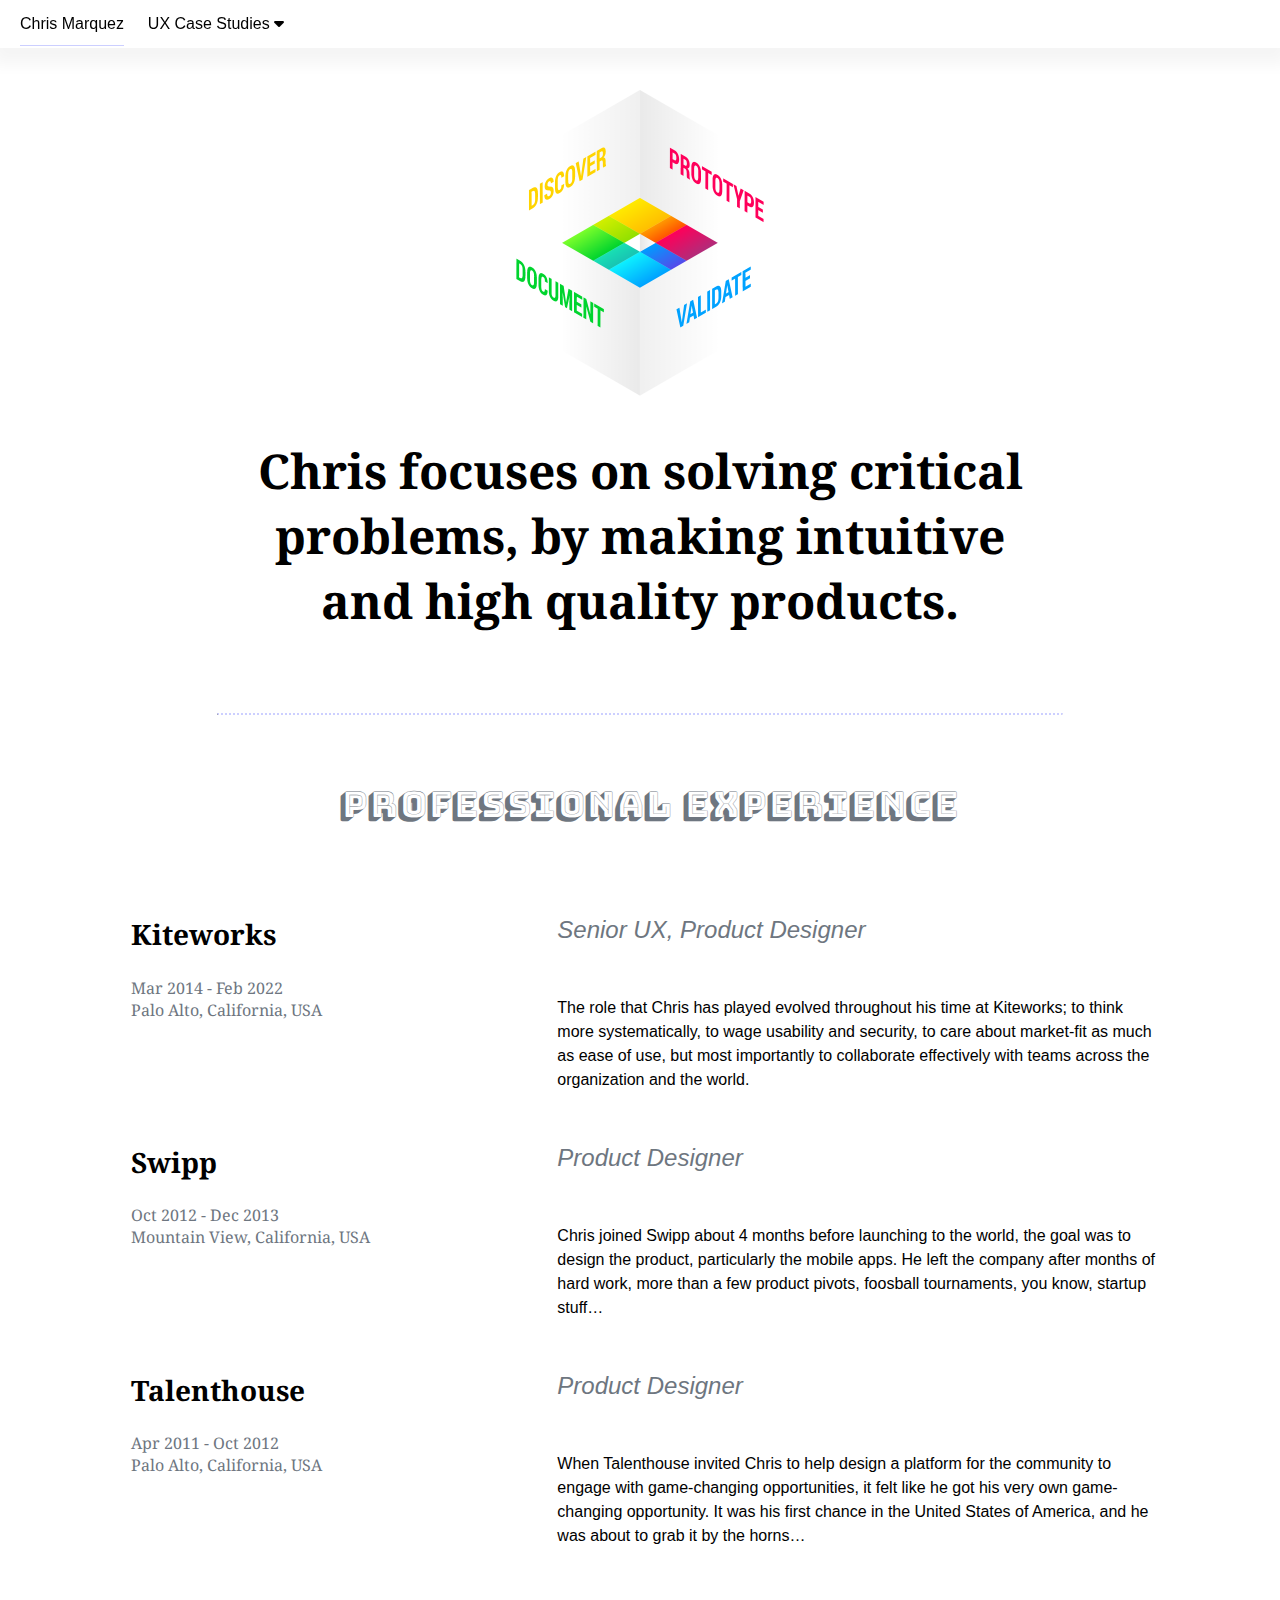
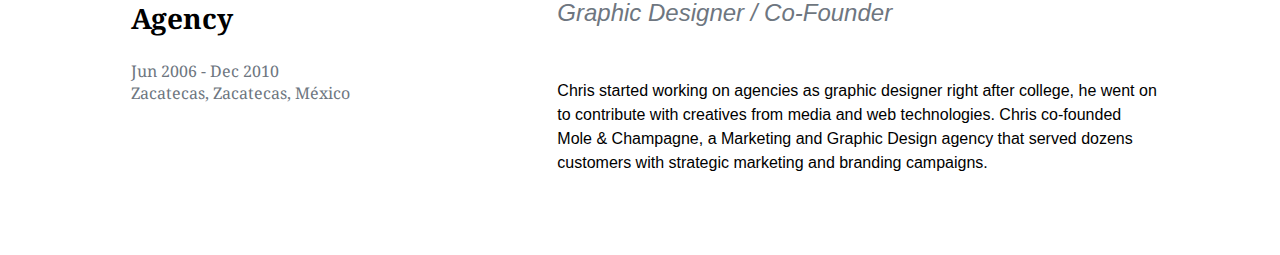
<file: index.html>
<!DOCTYPE html>
<html lang="en">
  <head>
    <meta charset="UTF-8" />
    <meta http-equiv="X-UA-Compatible" content="IE=edge" />
    <meta name="viewport" content="width=device-width, initial-scale=1.0" />
    <link rel="stylesheet" href="style.css" />
    <link
      rel="stylesheet"
      href="https://cdnjs.cloudflare.com/ajax/libs/font-awesome/6.1.1/css/all.min.css"
    />
    <title>Chris Marquez UX Portfolio</title>
  </head>
  <body>
    <!-- Nav -->
    <nav>
      <div><a class="selected-nav" href="index.html">Chris Marquez</a></div>
      <div class="dropdown">
        <div>UX Case Studies <i class="fa-solid fa-caret-down"></i></div>
        <div class="dropdown-content">
          <div>
            <a href="./confirm-security-settings.html"
              >Confirm security settings</a
            >
          </div>
          <div>
            <a href="./mobile-apps-redesign.html"
              >First major mobile app redesign</a
            >
          </div>
        </div>
      </div>
    </nav>

    <!-- Cover -->
    <div class="cover home-cover-img">
      <img src="./images/home-cover.png" alt="home cover" />
      <h1>
        Chris focuses on solving critical problems, by making intuitive and high
        quality products.
      </h1>
    </div>
    <hr />

    <!-- Jobs -->

    <!-- Kiteworks -->
    <div class="section">
      <h3>Professional experience</h3>
      <div class="slide">
        <div class="slide-left-column">
          <h2>Kiteworks</h2>
          <small>Mar 2014 - Feb 2022 <br />Palo Alto, California, USA</small>
        </div>
        <div class="slide-right-column">
          <h4>Senior UX, Product Designer</h4>
          <p>
            The role that Chris has played evolved throughout his time at
            Kiteworks; to think more systematically, to wage usability and
            security, to care about market-fit as much as ease of use, but most
            importantly to collaborate effectively with teams across the
            organization and the world.
          </p>
        </div>
      </div>
    </div>

    <!-- Swipp -->
    <div class="section">
      <div class="slide">
        <div class="slide-left-column">
          <h2>Swipp</h2>
          <small
            >Oct 2012 - Dec 2013 <br />Mountain View, California, USA</small
          >
        </div>
        <div class="slide-right-column">
          <h4>Product Designer</h4>
          <p>
            Chris joined Swipp about 4 months before launching to the world, the
            goal was to design the product, particularly the mobile apps. He
            left the company after months of hard work, more than a few product
            pivots, foosball tournaments, you know, startup stuff…
          </p>
        </div>
      </div>
    </div>

    <!-- Talenthouse -->
    <div class="section">
      <div class="slide">
        <div class="slide-left-column">
          <h2>Talenthouse</h2>
          <small>Apr 2011 - Oct 2012<br />Palo Alto, California, USA</small>
        </div>
        <div class="slide-right-column">
          <h4>Product Designer</h4>
          <p>
            When Talenthouse invited Chris to help design a platform for the
            community to engage with game-changing opportunities, it felt like
            he got his very own game-changing opportunity. It was his first
            chance in the United States of America, and he was about to grab it
            by the horns…
          </p>
        </div>
      </div>
    </div>

    <!-- Agency -->
    <div class="section">
      <div class="slide">
        <div class="slide-left-column">
          <h2>Agency</h2>
          <small>Jun 2006 - Dec 2010<br />Zacatecas, Zacatecas, México</small>
        </div>
        <div class="slide-right-column">
          <h4>Graphic Designer / Co-Founder</h4>
          <p>
            Chris started working on agencies as graphic designer right after
            college, he went on to contribute with creatives from media and web
            technologies. Chris co-founded Mole & Champagne, a Marketing and
            Graphic Design agency that served dozens customers with strategic
            marketing and branding campaigns.
          </p>
        </div>
      </div>
    </div>
  </body>
</html>
</file>
<file: style.css>
/* Import google fonts */
@import url("https://fonts.googleapis.com/css2?family=Bungee+Inline&family=Bungee+Shade&family=Monoton&family=Noto+Serif:ital,wght@0,400;0,700;1,400;1,700&display=swap");

body {
  font-family: -apple-system, BlinkMacSystemFont, "Segoe UI", Roboto, Oxygen,
    Ubuntu, Cantarell, "Open Sans", "Helvetica Neue", sans-serif;
  margin: 0;
  display: grid;
  justify-items: center;
  align-items: center;
  background-color: white;
  padding-bottom: 4rem;
}

hr {
  border-top: 2px dotted rgba(0, 13, 255, 0.199);
  border-bottom: 0;
  width: 66%;
  margin: 3rem 0;
}

h3,
h4,
p {
  line-height: 150%;
}

h1 {
  font-family: "Noto Serif", serif;
  font-size: 3rem;
}

h2 {
  font-family: "Noto Serif", serif;
  font-size: 1.75rem;
}

h3 {
  font-family: "Bungee Shade", cursive;
  font-size: 2.2rem;
  font-weight: 100;
  margin: 1rem 0;
  color: #6e7680;
}

h4 {
  font-size: 1.5rem;
  font-style: italic;
  font-weight: 100;
  color: #6e7680;
}

small {
  font-family: "Noto Serif", serif;
  font-size: 1rem;
  color: #6e7680;
}

p {
  font-size: 1rem;
  font-weight: 300;
}

a {
  text-decoration: none;
}

nav {
  position: fixed;
  top: 0;
  width: 100%;
  height: 3rem;
  background-color: rgba(255, 255, 255, 0.96);
  display: grid;
  align-content: center;
  grid-template-columns: 8rem 10rem auto;
  text-align: center;
  padding-left: 1rem;
  box-shadow: 0 1rem 1rem whitesmoke;
}

nav a,
div {
  color: black;
}

nav a:hover {
  color: rgb(0, 128, 255);
}

.selected-nav {
  border-bottom: 1.5px solid rgba(0, 13, 255, 0.199);
  padding-bottom: 0.8rem;
}

.dropdown {
  position: relative;
  cursor: pointer;
}

.dropdown-content {
  display: none;
  position: absolute;
  min-width: 200px;
  box-shadow: 0px 8px 16px 0px rgba(0, 0, 0, 0.2);
  border-radius: 1rem;
  z-index: 1;
  background-color: white;
  text-align: left;
}

.dropdown-content div {
  margin: 1rem;
}

.dropdown-content a {
  line-height: 1.5;
  color: rgb(0, 128, 255);
}

.dropdown-content a:hover {
  text-decoration: underline;
}

.dropdown:hover .dropdown-content {
  display: block;
  cursor: pointer;
}

.cover {
  display: grid;
  max-width: 800px;
  justify-items: center;
  text-align: center;
  margin-top: 5rem;
}

.cover h1,
.cover small,
.cover h2 {
  padding: 0 1rem;
}

.small-cover-img {
  width: 250px;
}

.large-cover-img {
  max-width: 600px;
}

.home-cover-img img {
  max-width: 404px;
}

.section {
  max-width: 1080px;
  display: grid;
  gap: 2rem;
  padding-left: 1rem;
}

.section > h3 {
  text-align: center;
  margin: 0 1rf;
}

.slide {
  display: grid;
  grid-template-columns: 1fr 1.5fr;
}

.slide-left-column {
  padding: 12px 1rem 0;
}

.slide-left-column h4 {
  padding: 0;
}

.slide-left-column small {
  text-align: left;
}

.slide-right-column {
  display: grid;
  justify-items: start;
}

.slide-right-column p,
h4 {
  max-width: 600px;
  padding: 0 1.5em 0 1rem;
}

.slide-right-column img,
video {
  max-width: 600px;
  padding: 2.5rem 1rem;
}

/* Media query: smaller than 1080px */

@media (max-width: 1080px) {
  .slide-right-column img {
    max-width: 90%;
    padding: 2.5rem 1rem;
  }

  .slide-right-column video {
    max-width: 90%;
    padding: 2.5rem 1rem;
  }

  .home-cover-img img {
    width: 50%;
  }
}

/* Media query: smaller than 880px */

@media (max-width: 880px) {
  .slide-left-column h2 {
    text-align: center;
  }

  .large-cover-img {
    max-width: 66%;
  }

  .home-cover-img img {
    max-width: 66%;
  }

  .slide {
    grid-template-columns: 1fr;
    justify-items: center;
  }

  .slide-left-column {
    max-width: 600px;
    margin: 1rem;
  }

  .slide-left-column > h3 {
    text-align: center;
  }

  .slide-right-column {
    padding: 0 2rem;
  }

  .slide-right-column p {
    max-width: 600px;
  }

  .slide-right-column img {
    max-width: 100%;
    padding: 1.5rem 0;
  }

  .slide-right-column video {
    max-width: 100%;
    padding: 2.5rem 0;
  }
}
</file>
